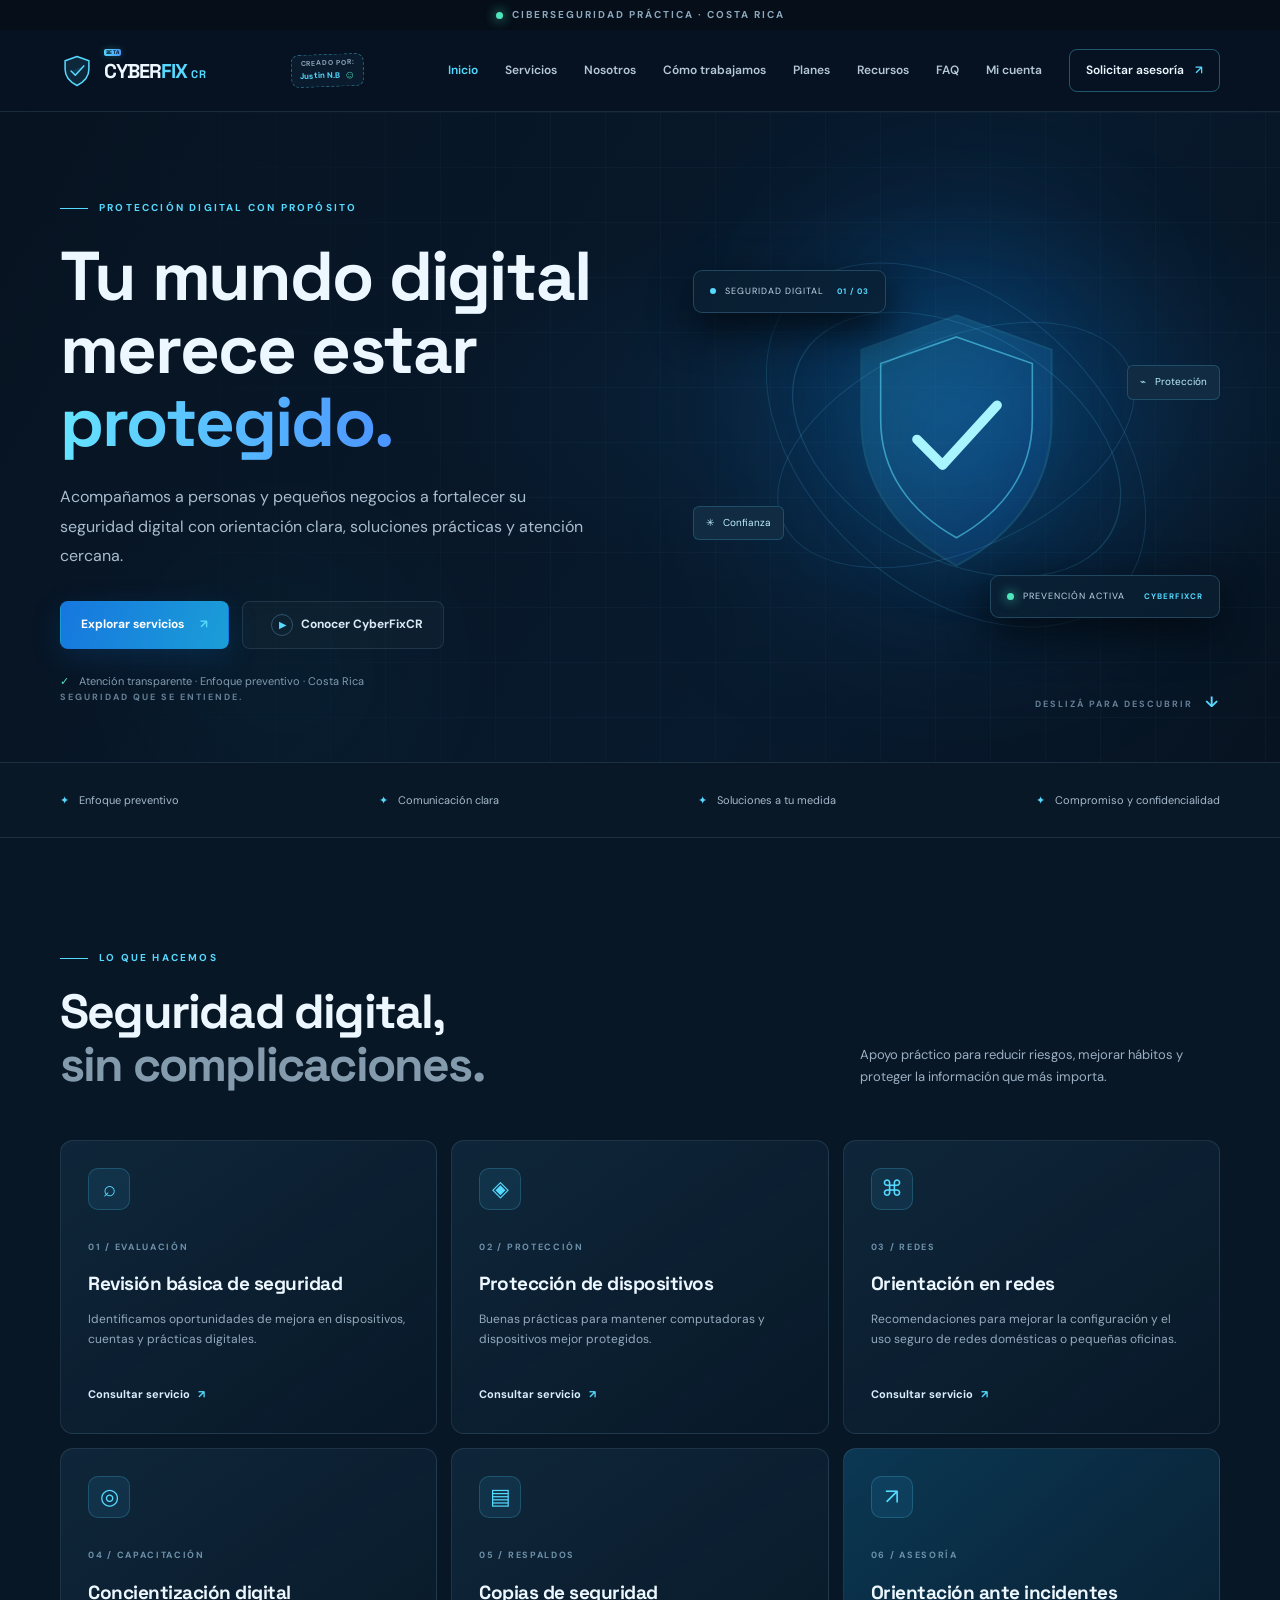
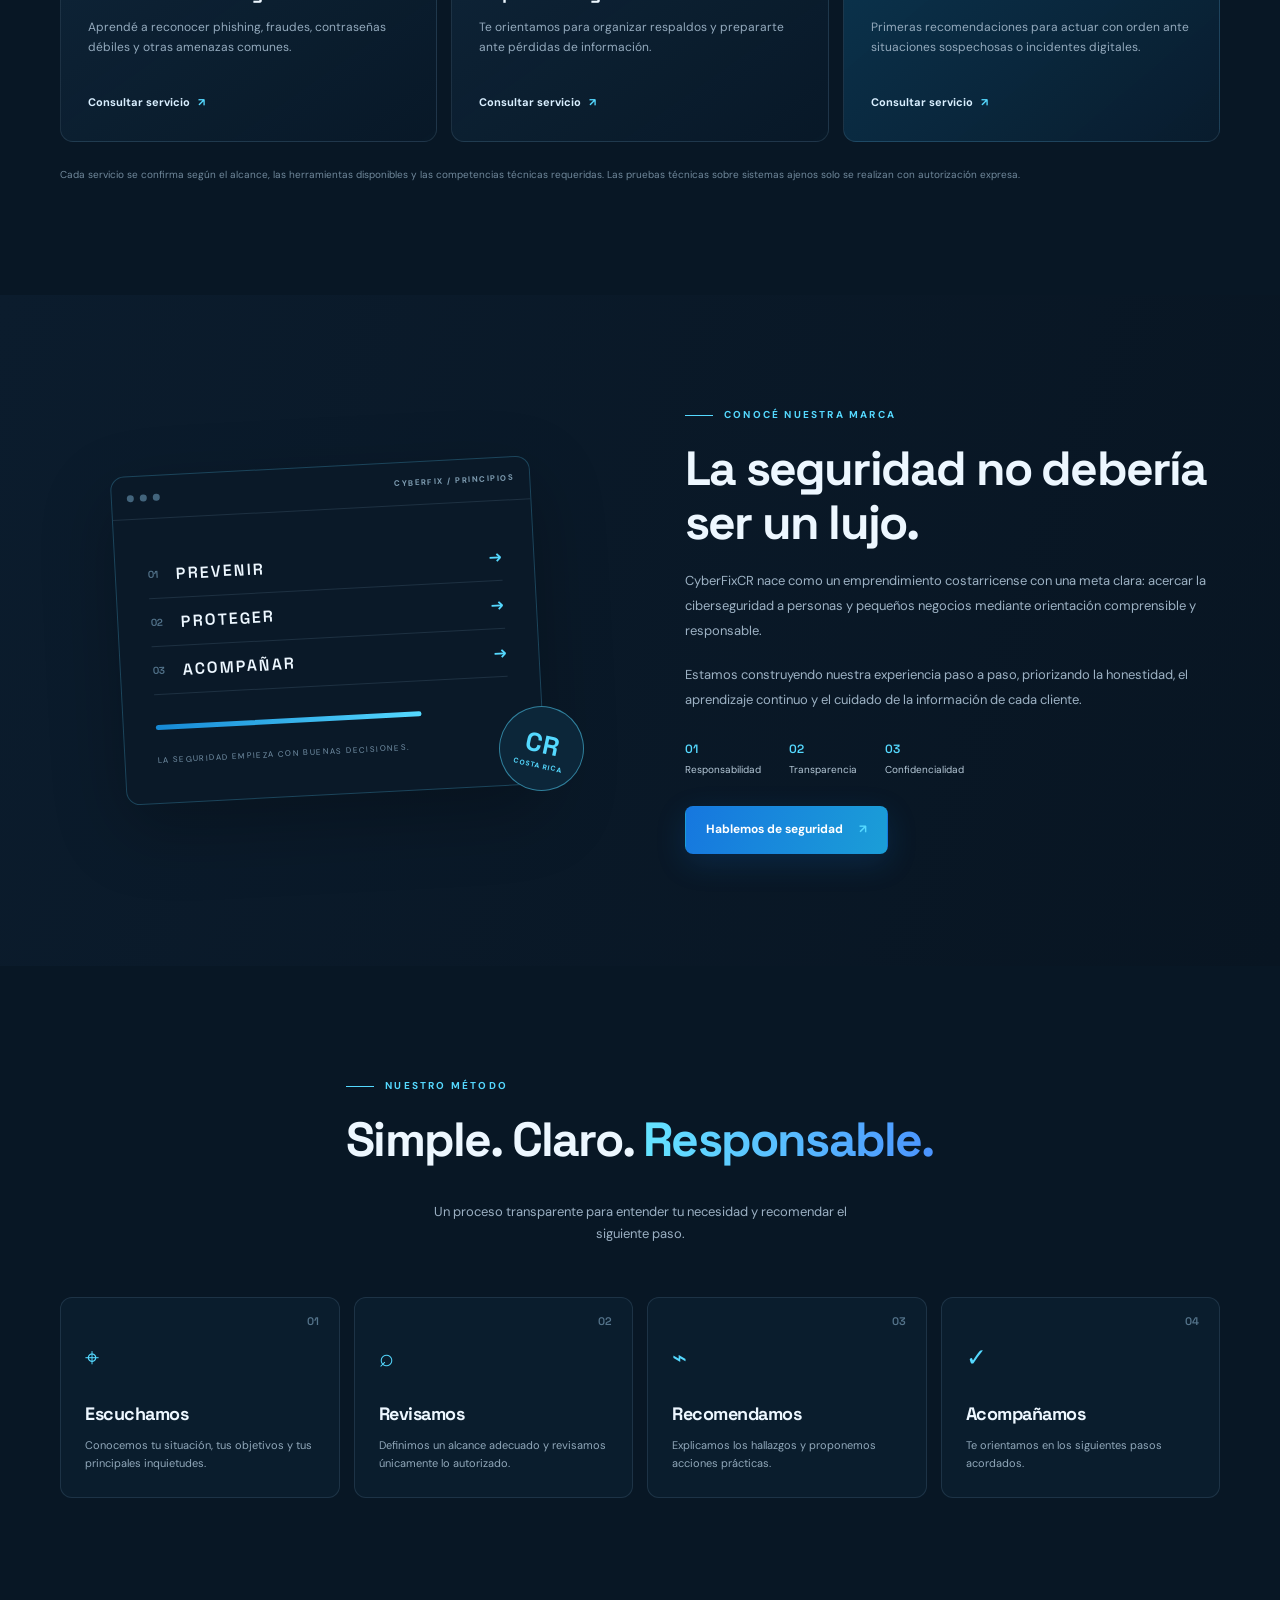
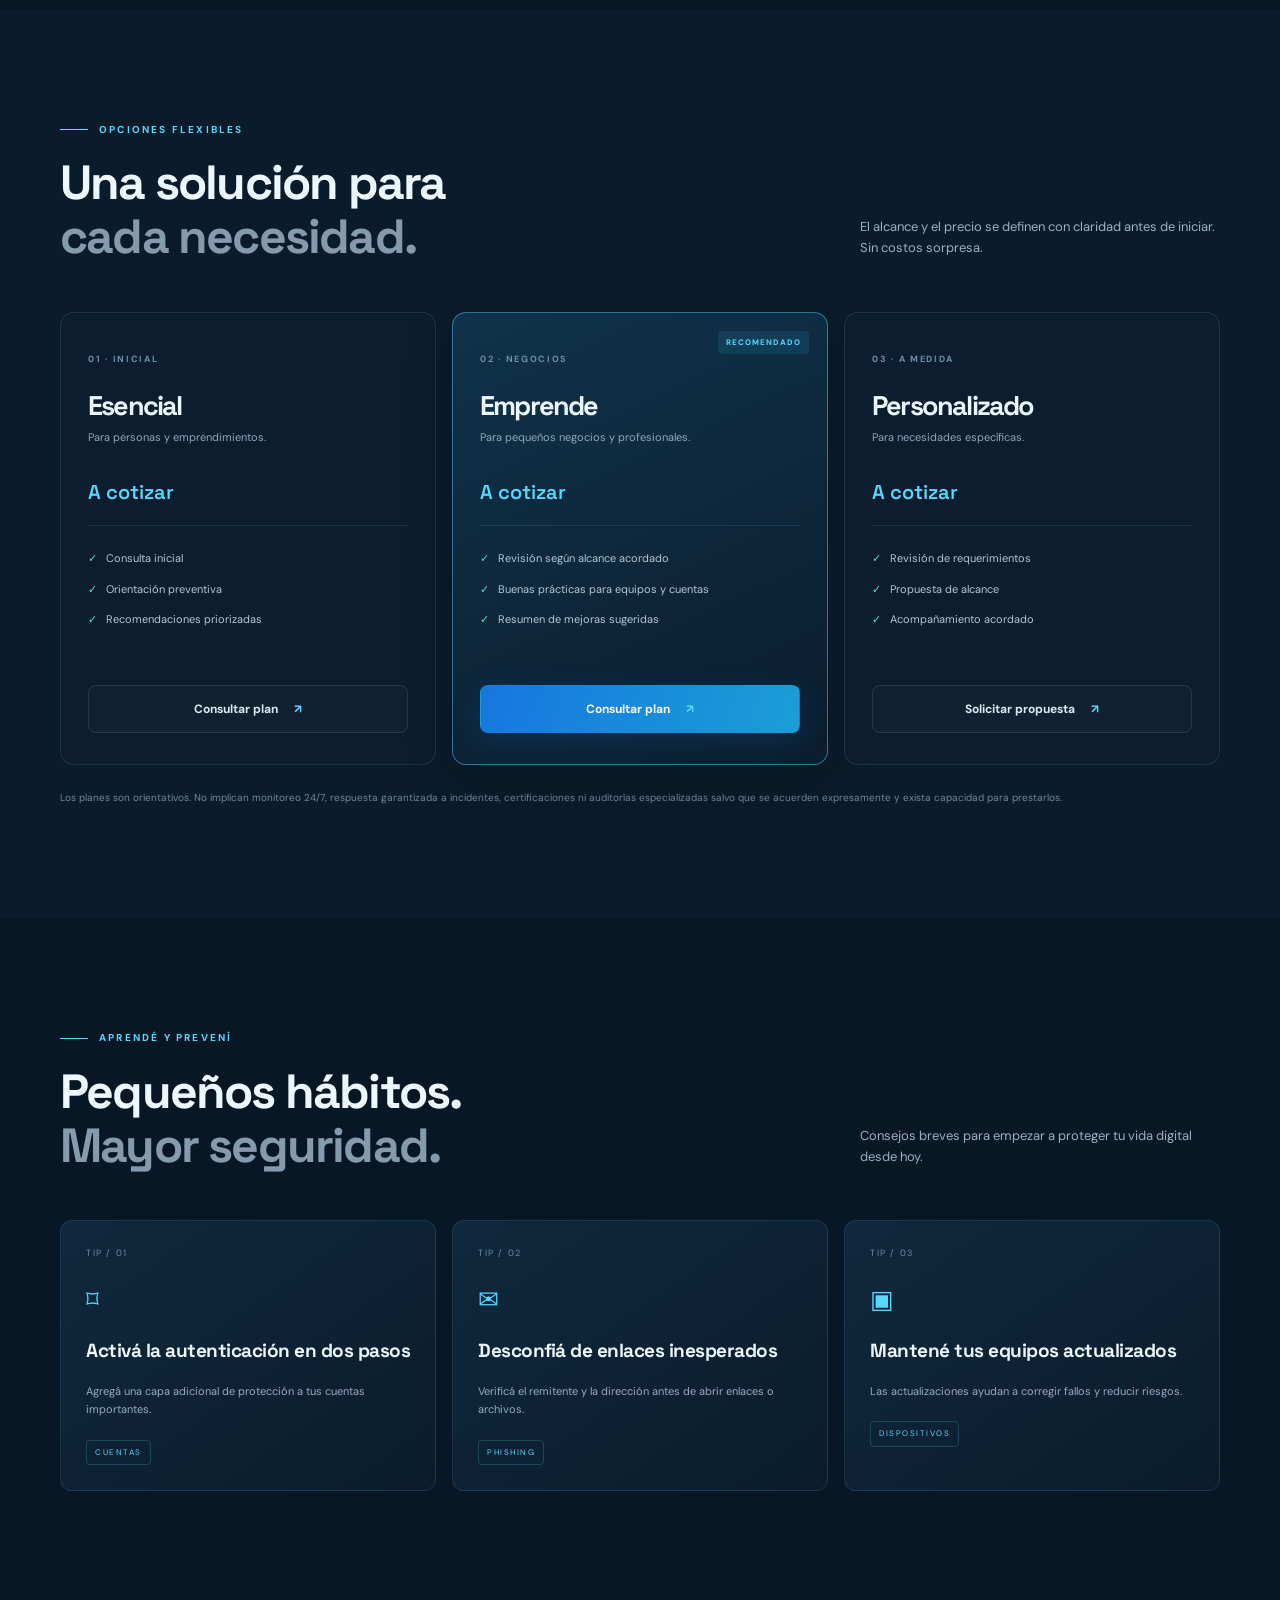
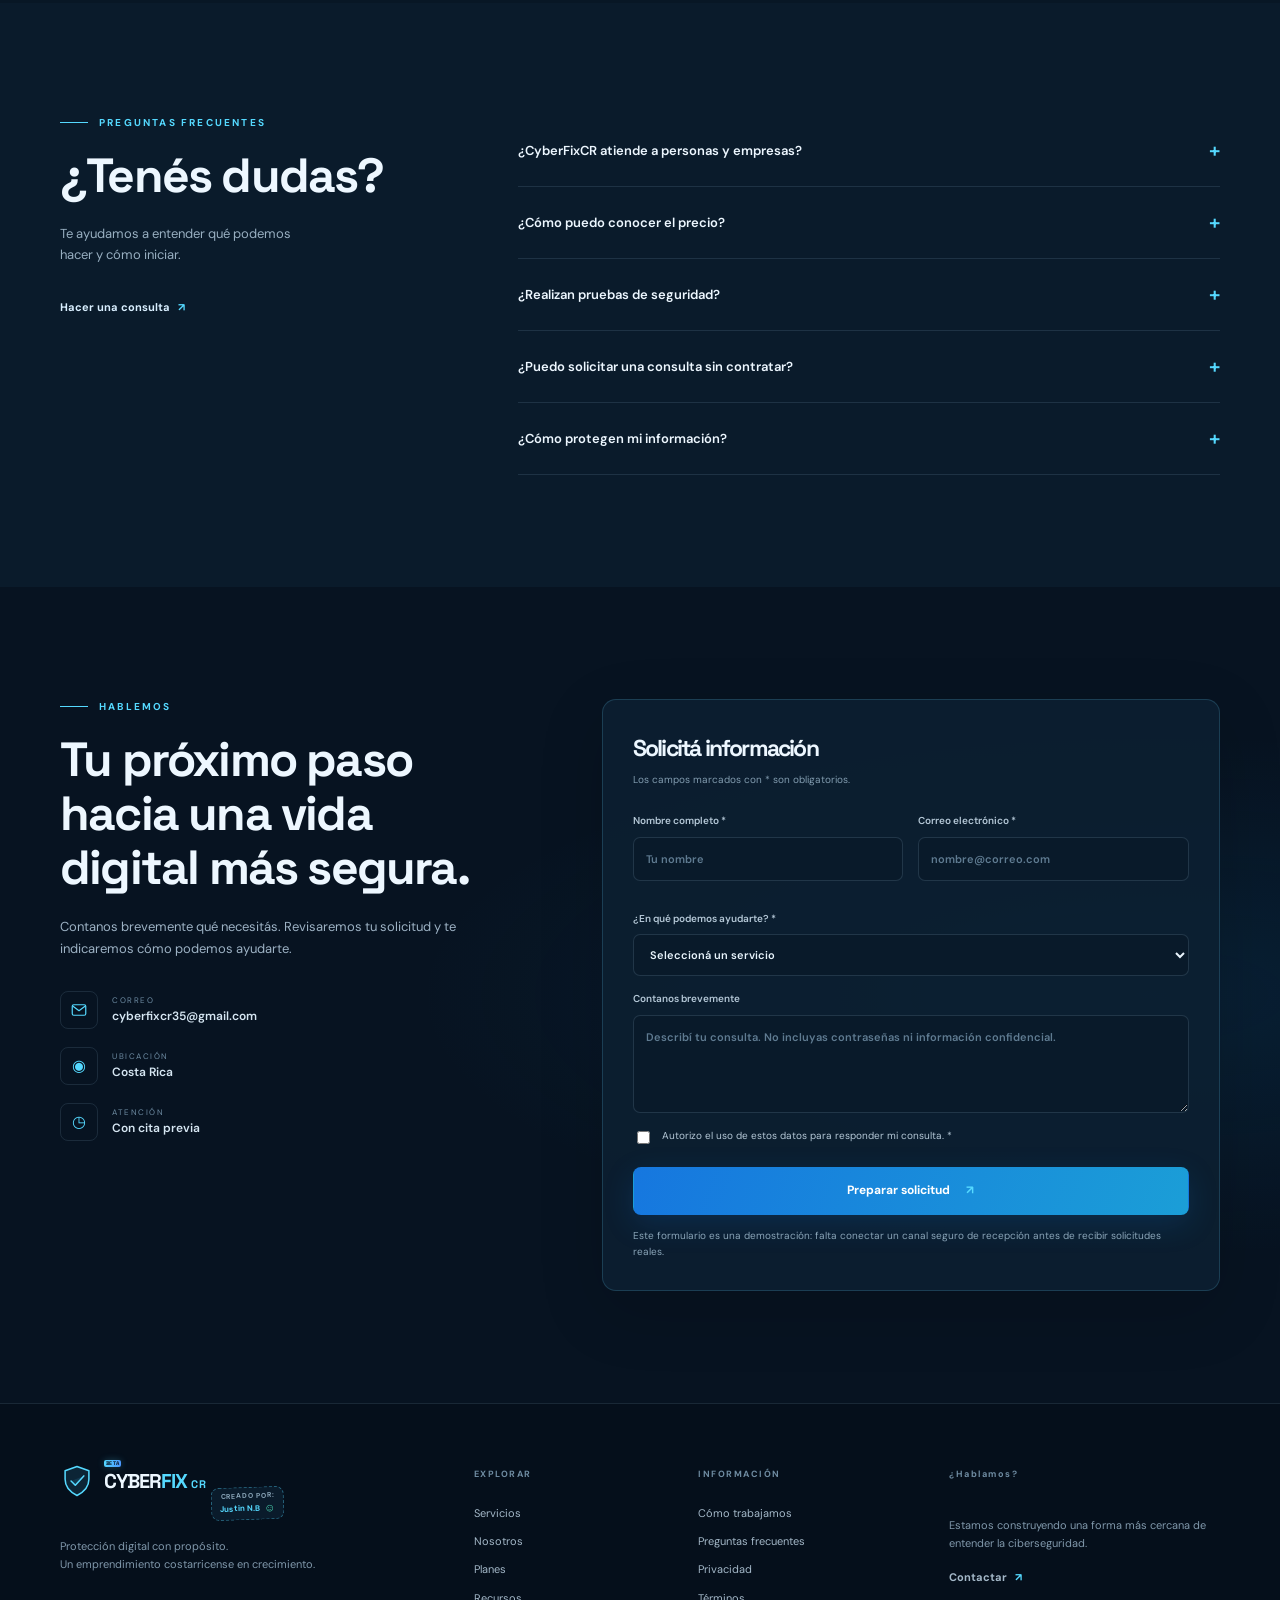
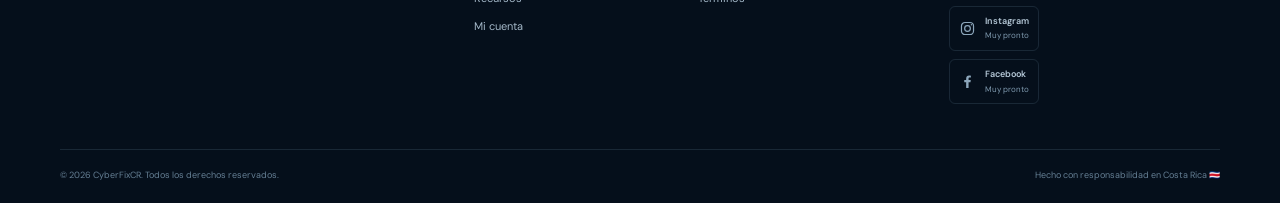
<file: index.html>
<!doctype html>
<html lang="es">
<head>
  <meta charset="utf-8">
  <meta name="viewport" content="width=device-width, initial-scale=1">
  <meta name="theme-color" content="#071321">
  <meta name="description" content="CyberFixCR: orientación y soluciones prácticas de ciberseguridad para personas, profesionales y pequeños negocios en Costa Rica.">
  <meta property="og:title" content="CyberFixCR | Protección digital">
  <meta property="og:description" content="Tu mundo digital merece estar protegido.">
  <meta property="og:type" content="website">
  <meta property="og:url" content="https://cyberfixcr.github.io/">
  <link rel="canonical" href="https://cyberfixcr.github.io/">
  <title>CyberFixCR | Tu seguridad digital, nuestra prioridad</title>
  <link rel="icon" href="favicon.svg" type="image/svg+xml">
  <link rel="preconnect" href="https://fonts.googleapis.com">
  <link rel="preconnect" href="https://fonts.gstatic.com" crossorigin>
  <link href="https://fonts.googleapis.com/css2?family=DM+Sans:wght@400;500;600;700&family=Space+Grotesk:wght@500;600;700&display=swap" rel="stylesheet">
  <link rel="stylesheet" href="styles.css?v=20261117-creator">
</head>
<body>
  <div class="brand-intro" id="brand-intro" role="status" aria-live="polite">
    <div class="brand-intro-glow brand-intro-glow-a"></div>
    <div class="brand-intro-glow brand-intro-glow-b"></div>
    <div class="brand-intro-panel">
      <div class="brand-intro-kicker"><span></span> CYBERFIXCR · COSTA RICA</div>
      <p class="brand-intro-label">POWERED BY</p>
      <div class="brand-intro-stack">
        <div class="brand-intro-logo brand-intro-github">
          <span class="brand-intro-icon" aria-hidden="true"><img src="github-invertocat.svg" alt=""></span>
          <span>GitHub</span>
        </div>
        <span class="brand-intro-amp" aria-label="y">&amp;</span>
        <div class="brand-intro-logo brand-intro-supabase">
          <span class="brand-intro-icon" aria-hidden="true"><svg viewBox="0 0 32 32"><path d="M18 4 7 18h8l-1 10 11-15h-8l1-9Z"/></svg></span>
          <span>Supabase</span>
        </div>
      </div>
      <div class="brand-intro-rule"><span></span></div>
      <p class="brand-intro-tagline">Protección digital con propósito.</p>
      <button class="brand-intro-skip" type="button">Saltar intro <span aria-hidden="true">↗</span></button>
    </div>
    <div class="brand-intro-corners" aria-hidden="true"><span>SECURE CONNECTION</span><span>01 — CYBERFIXCR</span></div>
  </div>
  <a class="skip-link" href="#contenido">Saltar al contenido</a>
  <div class="topline"><span class="pulse"></span> CIBERSEGURIDAD PRÁCTICA · COSTA RICA</div>
  <header class="site-header" id="top">
    <div class="container nav-wrap">
      <a class="brand" href="#inicio" aria-label="CyberFixCR, inicio">
        <span class="brand-mark" aria-hidden="true"><svg viewBox="0 0 40 40"><path d="M20 3 34 8v10c0 9-5.8 15-14 19C11.8 33 6 27 6 18V8l14-5Z"/><path d="m13 20 5 5 10-11"/></svg></span>
        <span class="brand-lockup"><span class="brand-name"><span class="brand-beta" aria-hidden="true">BETA</span>CYBER<span class="accent">FIX</span></span><small>CR</small></span>
      </a>
      <span class="creator-seal"><span>CREADO POR:</span><span class="creator-seal-name"><strong>Justin N.B</strong><span aria-hidden="true">☺</span></span></span>
      <button class="menu-toggle" aria-label="Abrir menú" aria-expanded="false" aria-controls="main-nav"><span></span><span></span><span></span></button>
      <nav id="main-nav" class="main-nav" aria-label="Navegación principal">
        <a href="#inicio" class="nav-link active">Inicio</a>
        <a href="#servicios" class="nav-link">Servicios</a>
        <a href="#nosotros" class="nav-link">Nosotros</a>
        <a href="#proceso" class="nav-link">Cómo trabajamos</a>
        <a href="#planes" class="nav-link">Planes</a>
        <a href="#recursos" class="nav-link">Recursos</a>
        <a href="#faq" class="nav-link">FAQ</a>
        <a href="portal.html" class="nav-link">Mi cuenta</a>
        <a href="#contacto" class="nav-link nav-cta">Solicitar asesoría <span>↗</span></a>
      </nav>
    </div>
  </header>

  <main id="contenido">
    <section class="hero section" id="inicio">
      <div class="hero-grid"></div><div class="orb orb-one"></div><div class="orb orb-two"></div>
      <div class="container hero-layout">
        <div class="hero-copy reveal">
          <div class="eyebrow"><span class="eyebrow-line"></span> PROTECCIÓN DIGITAL CON PROPÓSITO</div>
          <h1>Tu mundo digital<br>merece estar <span class="gradient-text">protegido.</span></h1>
          <p class="hero-lead">Acompañamos a personas y pequeños negocios a fortalecer su seguridad digital con orientación clara, soluciones prácticas y atención cercana.</p>
          <div class="hero-actions">
            <a class="btn btn-primary" href="#servicios">Explorar servicios <span>↗</span></a>
            <a class="btn btn-ghost" href="#nosotros"><span class="play-icon">▶</span> Conocer CyberFixCR</a>
          </div>
          <div class="hero-note"><span class="check-dot">✓</span> Atención transparente · Enfoque preventivo · Costa Rica</div>
        </div>
        <div class="hero-visual reveal" aria-label="Ilustración abstracta de protección digital">
          <div class="visual-glow"></div>
          <div class="orbit orbit-a"></div><div class="orbit orbit-b"></div>
          <div class="visual-card card-top"><span class="mini-dot"></span> SEGURIDAD DIGITAL <b>01 / 03</b></div>
          <div class="shield-wrap">
            <svg class="big-shield" viewBox="0 0 220 250" role="img" aria-label="Escudo digital"><defs><linearGradient id="shieldGradient" x1="0" y1="0" x2="1" y2="1"><stop offset="0" stop-color="#48ddff"/><stop offset="1" stop-color="#1766e8"/></linearGradient></defs><path d="M110 8 199 40v66c0 62-36 108-89 136C57 214 21 168 21 106V40L110 8Z" fill="url(#shieldGradient)" opacity=".16" stroke="#56dfff" stroke-width="2"/><path d="M110 28 181 53v52c0 50-28 87-71 111-43-24-71-61-71-111V53l71-25Z" fill="none" stroke="#5ce2ff" stroke-width="1.5" opacity=".55"/><path d="m73 124 24 24 51-56" fill="none" stroke="#a8f4ff" stroke-width="9" stroke-linecap="round" stroke-linejoin="round"/></svg>
            <span class="shield-ring"></span>
          </div>
          <div class="visual-card card-bottom"><span class="status-led"></span><span>PREVENCIÓN ACTIVA</span><b>CYBERFIXCR</b></div>
          <span class="float-chip chip-one">⌁ &nbsp; Protección</span><span class="float-chip chip-two">✳ &nbsp; Confianza</span>
        </div>
      </div>
      <div class="container hero-bottom"><span>SEGURIDAD QUE SE ENTIENDE.</span><span class="scroll-cue">DESLIZÁ PARA DESCUBRIR <b>↓</b></span></div>
    </section>

    <section class="trust-strip"><div class="container trust-items"><span><i>✦</i> Enfoque preventivo</span><span><i>✦</i> Comunicación clara</span><span><i>✦</i> Soluciones a tu medida</span><span><i>✦</i> Compromiso y confidencialidad</span></div></section>

    <section class="section services-section" id="servicios">
      <div class="container">
        <div class="section-heading reveal"><div><div class="eyebrow"><span class="eyebrow-line"></span> LO QUE HACEMOS</div><h2>Seguridad digital,<br><span class="muted-heading">sin complicaciones.</span></h2></div><p>Apoyo práctico para reducir riesgos, mejorar hábitos y proteger la información que más importa.</p></div>
        <div class="services-grid">
          <article class="service-card reveal"><div class="service-icon">⌕</div><span class="card-index">01 / EVALUACIÓN</span><h3>Revisión básica de seguridad</h3><p>Identificamos oportunidades de mejora en dispositivos, cuentas y prácticas digitales.</p><a href="#contacto" class="text-link" data-service="Revisión básica de seguridad">Consultar servicio <span>↗</span></a></article>
          <article class="service-card reveal"><div class="service-icon">◈</div><span class="card-index">02 / PROTECCIÓN</span><h3>Protección de dispositivos</h3><p>Buenas prácticas para mantener computadoras y dispositivos mejor protegidos.</p><a href="#contacto" class="text-link" data-service="Protección de dispositivos">Consultar servicio <span>↗</span></a></article>
          <article class="service-card reveal"><div class="service-icon">⌘</div><span class="card-index">03 / REDES</span><h3>Orientación en redes</h3><p>Recomendaciones para mejorar la configuración y el uso seguro de redes domésticas o pequeñas oficinas.</p><a href="#contacto" class="text-link" data-service="Orientación en redes">Consultar servicio <span>↗</span></a></article>
          <article class="service-card reveal"><div class="service-icon">◎</div><span class="card-index">04 / CAPACITACIÓN</span><h3>Concientización digital</h3><p>Aprendé a reconocer phishing, fraudes, contraseñas débiles y otras amenazas comunes.</p><a href="#contacto" class="text-link" data-service="Concientización digital">Consultar servicio <span>↗</span></a></article>
          <article class="service-card reveal"><div class="service-icon">▤</div><span class="card-index">05 / RESPALDOS</span><h3>Copias de seguridad</h3><p>Te orientamos para organizar respaldos y prepararte ante pérdidas de información.</p><a href="#contacto" class="text-link" data-service="Copias de seguridad">Consultar servicio <span>↗</span></a></article>
          <article class="service-card service-card-featured reveal"><div class="service-icon">↗</div><span class="card-index">06 / ASESORÍA</span><h3>Orientación ante incidentes</h3><p>Primeras recomendaciones para actuar con orden ante situaciones sospechosas o incidentes digitales.</p><a href="#contacto" class="text-link" data-service="Orientación ante incidentes">Consultar servicio <span>↗</span></a></article>
        </div>
        <p class="section-footnote">Cada servicio se confirma según el alcance, las herramientas disponibles y las competencias técnicas requeridas. Las pruebas técnicas sobre sistemas ajenos solo se realizan con autorización expresa.</p>
      </div>
    </section>

    <section class="section about-section" id="nosotros">
      <div class="container about-layout">
        <div class="about-art reveal"><div class="about-panel"><div class="panel-top"><span></span><span></span><span></span><b>CYBERFIX / PRINCIPIOS</b></div><div class="panel-code"><p><em>01</em> <span>PREVENIR</span> <b>→</b></p><p><em>02</em> <span>PROTEGER</span> <b>→</b></p><p><em>03</em> <span>ACOMPAÑAR</span> <b>→</b></p><div class="code-line"></div><small>LA SEGURIDAD EMPIEZA CON BUENAS DECISIONES.</small></div></div><div class="about-stamp">CR<br><small>COSTA RICA</small></div></div>
        <div class="about-copy reveal"><div class="eyebrow"><span class="eyebrow-line"></span> CONOCÉ NUESTRA MARCA</div><h2>La seguridad no debería ser un lujo.</h2><p>CyberFixCR nace como un emprendimiento costarricense con una meta clara: acercar la ciberseguridad a personas y pequeños negocios mediante orientación comprensible y responsable.</p><p>Estamos construyendo nuestra experiencia paso a paso, priorizando la honestidad, el aprendizaje continuo y el cuidado de la información de cada cliente.</p><div class="values-row"><div><b>01</b><span>Responsabilidad</span></div><div><b>02</b><span>Transparencia</span></div><div><b>03</b><span>Confidencialidad</span></div></div><a href="#contacto" class="btn btn-primary">Hablemos de seguridad <span>↗</span></a></div>
      </div>
    </section>

    <section class="section process-section" id="proceso">
      <div class="container"><div class="section-heading centered reveal"><div><div class="eyebrow"><span class="eyebrow-line"></span> NUESTRO MÉTODO</div><h2>Simple. Claro. <span class="gradient-text">Responsable.</span></h2></div><p>Un proceso transparente para entender tu necesidad y recomendar el siguiente paso.</p></div>
        <div class="process-grid"><article class="process-step reveal"><span>01</span><div class="process-symbol">⌖</div><h3>Escuchamos</h3><p>Conocemos tu situación, tus objetivos y tus principales inquietudes.</p></article><article class="process-step reveal"><span>02</span><div class="process-symbol">⌕</div><h3>Revisamos</h3><p>Definimos un alcance adecuado y revisamos únicamente lo autorizado.</p></article><article class="process-step reveal"><span>03</span><div class="process-symbol">⌁</div><h3>Recomendamos</h3><p>Explicamos los hallazgos y proponemos acciones prácticas.</p></article><article class="process-step reveal"><span>04</span><div class="process-symbol">✓</div><h3>Acompañamos</h3><p>Te orientamos en los siguientes pasos acordados.</p></article></div>
      </div>
    </section>

    <section class="section plans-section" id="planes">
      <div class="container"><div class="section-heading reveal"><div><div class="eyebrow"><span class="eyebrow-line"></span> OPCIONES FLEXIBLES</div><h2>Una solución para<br><span class="muted-heading">cada necesidad.</span></h2></div><p>El alcance y el precio se definen con claridad antes de iniciar. Sin costos sorpresa.</p></div>
        <div class="plans-grid"><article class="plan-card reveal"><span class="plan-label">01 · INICIAL</span><h3>Esencial</h3><p class="plan-for">Para personas y emprendimientos.</p><div class="plan-price">A cotizar</div><ul><li>Consulta inicial</li><li>Orientación preventiva</li><li>Recomendaciones priorizadas</li></ul><a href="#contacto" class="btn btn-outline" data-plan="Esencial">Consultar plan <span>↗</span></a></article>
          <article class="plan-card plan-popular reveal"><div class="popular-tag">RECOMENDADO</div><span class="plan-label">02 · NEGOCIOS</span><h3>Emprende</h3><p class="plan-for">Para pequeños negocios y profesionales.</p><div class="plan-price">A cotizar</div><ul><li>Revisión según alcance acordado</li><li>Buenas prácticas para equipos y cuentas</li><li>Resumen de mejoras sugeridas</li></ul><a href="#contacto" class="btn btn-primary" data-plan="Emprende">Consultar plan <span>↗</span></a></article>
          <article class="plan-card reveal"><span class="plan-label">03 · A MEDIDA</span><h3>Personalizado</h3><p class="plan-for">Para necesidades específicas.</p><div class="plan-price">A cotizar</div><ul><li>Revisión de requerimientos</li><li>Propuesta de alcance</li><li>Acompañamiento acordado</li></ul><a href="#contacto" class="btn btn-outline" data-plan="Personalizado">Solicitar propuesta <span>↗</span></a></article></div>
        <p class="section-footnote">Los planes son orientativos. No implican monitoreo 24/7, respuesta garantizada a incidentes, certificaciones ni auditorías especializadas salvo que se acuerden expresamente y exista capacidad para prestarlos.</p>
      </div>
    </section>

    <section class="section resources-section" id="recursos">
      <div class="container"><div class="section-heading reveal"><div><div class="eyebrow"><span class="eyebrow-line"></span> APRENDÉ Y PREVENÍ</div><h2>Pequeños hábitos.<br><span class="muted-heading">Mayor seguridad.</span></h2></div><p>Consejos breves para empezar a proteger tu vida digital desde hoy.</p></div>
        <div class="resources-grid"><article class="resource-card reveal"><div class="resource-number">TIP / 01</div><div class="resource-icon">⌑</div><h3>Activá la autenticación en dos pasos</h3><p>Agregá una capa adicional de protección a tus cuentas importantes.</p><span class="resource-tag">CUENTAS</span></article><article class="resource-card reveal"><div class="resource-number">TIP / 02</div><div class="resource-icon">✉</div><h3>Desconfiá de enlaces inesperados</h3><p>Verificá el remitente y la dirección antes de abrir enlaces o archivos.</p><span class="resource-tag">PHISHING</span></article><article class="resource-card reveal"><div class="resource-number">TIP / 03</div><div class="resource-icon">▣</div><h3>Mantené tus equipos actualizados</h3><p>Las actualizaciones ayudan a corregir fallos y reducir riesgos.</p><span class="resource-tag">DISPOSITIVOS</span></article></div>
      </div>
    </section>

    <section class="faq-section section" id="faq"><div class="container faq-layout"><div class="faq-intro reveal"><div class="eyebrow"><span class="eyebrow-line"></span> PREGUNTAS FRECUENTES</div><h2>¿Tenés dudas?</h2><p>Te ayudamos a entender qué podemos hacer y cómo iniciar.</p><a href="#contacto" class="text-link">Hacer una consulta <span>↗</span></a></div><div class="faq-list reveal">
      <details><summary>¿CyberFixCR atiende a personas y empresas?<span>+</span></summary><p>Sí. El enfoque inicial está dirigido a personas, profesionales independientes y pequeños negocios en Costa Rica.</p></details>
      <details><summary>¿Cómo puedo conocer el precio?<span>+</span></summary><p>Contanos qué necesitás. Revisaremos el alcance y te enviaremos una propuesta antes de iniciar cualquier trabajo.</p></details>
      <details><summary>¿Realizan pruebas de seguridad?<span>+</span></summary><p>Cualquier prueba técnica requiere autorización expresa del propietario, alcance definido y capacidad técnica adecuada. No se realizan pruebas sobre sistemas de terceros sin permiso.</p></details>
      <details><summary>¿Puedo solicitar una consulta sin contratar?<span>+</span></summary><p>Podés enviarnos tu consulta inicial para conocer si podemos ayudarte y cuál sería el siguiente paso.</p></details>
      <details><summary>¿Cómo protegen mi información?<span>+</span></summary><p>La información compartida debe limitarse a lo necesario. No envíes contraseñas, códigos de verificación ni datos sensibles mediante el formulario.</p></details>
    </div></div></section>

    <section class="contact-section section" id="contacto">
      <div class="container contact-layout">
        <div class="contact-copy reveal">
          <div class="eyebrow"><span class="eyebrow-line"></span> HABLEMOS</div>
          <h2>Tu próximo paso hacia una vida digital más segura.</h2>
          <p>Contanos brevemente qué necesitás. Revisaremos tu solicitud y te indicaremos cómo podemos ayudarte.</p>
          <div class="contact-detail">
            <span aria-hidden="true"><svg viewBox="0 0 24 24"><rect x="3" y="5" width="18" height="14" rx="2"/><path d="m4 7 8 6 8-6"/></svg></span>
            <div><small>CORREO</small><b><a href="https://mail.google.com/mail/?view=cm&amp;fs=1&amp;to=cyberfixcr35%40gmail.com&amp;su=Consulta%20CyberFixCR" target="_blank" rel="noopener noreferrer">cyberfixcr35@gmail.com</a></b></div>
          </div>
          <div class="contact-detail"><span>◉</span><div><small>UBICACIÓN</small><b>Costa Rica</b></div></div>
          <div class="contact-detail"><span>◷</span><div><small>ATENCIÓN</small><b>Con cita previa</b></div></div>
        </div>
      <form class="contact-form reveal" id="contact-form" novalidate><div class="form-heading"><h3>Solicitá información</h3><p>Los campos marcados con * son obligatorios.</p></div><div class="form-row"><label>Nombre completo *<input name="name" autocomplete="name" required minlength="2" placeholder="Tu nombre"></label><label>Correo electrónico *<input name="email" type="email" autocomplete="email" required placeholder="nombre@correo.com"></label></div><label>¿En qué podemos ayudarte? *<select name="service" required><option value="">Seleccioná un servicio</option><option>Revisión básica de seguridad</option><option>Protección de dispositivos</option><option>Orientación en redes</option><option>Concientización digital</option><option>Copias de seguridad</option><option>Orientación ante incidentes</option><option>Consulta general</option></select></label><label>Contanos brevemente <textarea name="message" rows="4" maxlength="1200" placeholder="Describí tu consulta. No incluyas contraseñas ni información confidencial."></textarea></label><label class="consent"><input type="checkbox" required name="consent"><span>Autorizo el uso de estos datos para responder mi consulta. *</span></label><button class="btn btn-primary form-submit" type="submit">Preparar solicitud <span>↗</span></button><p class="form-status" id="form-status" role="status" aria-live="polite">Este formulario es una demostración: falta conectar un canal seguro de recepción antes de recibir solicitudes reales.</p></form>
    </div></section>
  </main>

  <footer class="site-footer">
    <div class="container">
      <div class="footer-main">
        <div class="footer-brand">
          <a class="brand" href="#inicio">
            <span class="brand-mark"><svg viewBox="0 0 40 40"><path d="M20 3 34 8v10c0 9-5.8 15-14 19C11.8 33 6 27 6 18V8l14-5Z"/><path d="m13 20 5 5 10-11"/></svg></span>
            <span class="brand-lockup"><span class="brand-name"><span class="brand-beta" aria-hidden="true">BETA</span>CYBER<span class="accent">FIX</span></span><small>CR</small></span>
          </a>
          <span class="creator-seal"><span>CREADO POR:</span><span class="creator-seal-name"><strong>Justin N.B</strong><span aria-hidden="true">☺</span></span></span>
          <p>Protección digital con propósito.<br>Un emprendimiento costarricense en crecimiento.</p>
        </div>
        <div><h4>EXPLORAR</h4><a href="#servicios">Servicios</a><a href="#nosotros">Nosotros</a><a href="#planes">Planes</a><a href="#recursos">Recursos</a><a href="portal.html">Mi cuenta</a></div>
        <div><h4>INFORMACIÓN</h4><a href="#proceso">Cómo trabajamos</a><a href="#faq">Preguntas frecuentes</a><a href="#privacidad">Privacidad</a><a href="#terminos">Términos</a></div>
        <div class="footer-cta">
          <h4>¿Hablamos?</h4>
          <p>Estamos construyendo una forma más cercana de entender la ciberseguridad.</p>
          <a href="#contacto" class="text-link">Contactar <span>↗</span></a>
          <div class="social-links" aria-label="Redes sociales">
            <div class="social-card">
              <svg viewBox="0 0 24 24" aria-hidden="true"><rect x="3.5" y="3.5" width="17" height="17" rx="5"/><circle cx="12" cy="12" r="4"/><circle class="social-dot" cx="17.5" cy="6.8" r="1"/></svg>
              <span><strong>Instagram</strong><small>Muy pronto</small></span>
            </div>
            <div class="social-card">
              <svg viewBox="0 0 24 24" aria-hidden="true"><path class="facebook-mark" d="M13.5 21v-8h2.7l.4-3h-3.1V8.1c0-.9.3-1.6 1.6-1.6h1.7V3.8c-.3 0-1.4-.1-2.6-.1-2.5 0-4.1 1.5-4.1 4.3V10H7.4v3h2.7v8z"/></svg>
              <span><strong>Facebook</strong><small>Muy pronto</small></span>
            </div>
          </div>
        </div>
      </div>
      <div class="footer-bottom"><span>© <span id="year"></span> CyberFixCR. Todos los derechos reservados.</span><span>Hecho con responsabilidad en Costa Rica 🇨🇷</span></div>
    </div>
  </footer>

  <dialog class="legal-dialog" id="legal-dialog"><div class="dialog-head"><b id="dialog-title">Información</b><button type="button" class="dialog-close" aria-label="Cerrar">×</button></div><div class="dialog-content" id="dialog-content"></div></dialog>
  <button class="back-top" id="back-top" aria-label="Volver arriba">↑</button>
  <script src="script.js"></script>
</body>
</html>
</file>
<file: styles.css>
@import url('https://fonts.googleapis.com/css2?family=DM+Sans:wght@400;500;600;700&family=Space+Grotesk:wght@500;600;700&display=swap');
:root{--bg:#071321;--bg2:#0a1a2b;--panel:#0d2033;--panel2:#10283e;--line:rgba(151,190,220,.14);--text:#edf7ff;--muted:#9bb0c3;--cyan:#55d9ff;--blue:#2676ee;--max:1160px;--radius:20px}
*{box-sizing:border-box}html{scroll-behavior:smooth;scroll-padding-top:92px}body{margin:0;background:var(--bg);color:var(--text);font-family:'DM Sans',sans-serif;line-height:1.65;overflow-x:hidden}body.menu-open{overflow:hidden}a{color:inherit;text-decoration:none}button,input,textarea,select{font:inherit}.container{width:min(var(--max),calc(100% - 48px));margin-inline:auto}.topline{height:30px;display:flex;align-items:center;justify-content:center;gap:9px;background:#050e19;color:#8da7bc;font-size:10px;font-weight:700;letter-spacing:2px}.pulse,.status-led{width:7px;height:7px;border-radius:50%;background:#50e6bd;box-shadow:0 0 12px #50e6bd}.site-header{height:82px;position:sticky;top:0;z-index:50;background:rgba(7,19,33,.88);backdrop-filter:blur(18px);border-bottom:1px solid var(--line)}.nav-wrap{height:100%;display:flex;align-items:center;justify-content:space-between}.brand{display:inline-flex;align-items:center;gap:10px;font:700 20px 'Space Grotesk',sans-serif;letter-spacing:-1px}.brand-mark{width:34px;height:38px;display:grid;place-items:center}.brand-mark svg{width:100%;fill:rgba(66,198,255,.12);stroke:var(--cyan);stroke-width:1.8;stroke-linecap:round;stroke-linejoin:round}.brand .accent,.brand small{color:var(--cyan)}.brand-lockup{display:inline-flex;align-items:baseline;gap:2px}.brand-name{position:relative;display:inline-block}.brand-beta{position:absolute;left:0;top:-1.6em;padding:1px 2px;border-radius:2px;background:linear-gradient(100deg,#55d9ff,#4b94ff);color:#071321;font-size:.26em;font-weight:700;line-height:1;letter-spacing:.25px;box-shadow:0 0 7px rgba(85,217,255,.25)}.brand small{font-size:11px;margin-left:2px;letter-spacing:1px}.main-nav{display:flex;align-items:center;gap:27px}.nav-link{font-size:12px;color:#b6c8d8;font-weight:600;transition:.2s}.nav-link:hover,.nav-link.active{color:var(--cyan)}.nav-cta{padding:11px 16px;border:1px solid rgba(85,217,255,.35);border-radius:8px;color:var(--text)}.nav-cta span,.btn span,.text-link span{margin-left:8px;color:var(--cyan)}.menu-toggle{display:none;background:none;border:0;color:white}
.creator-seal{display:inline-flex;flex-direction:column;align-items:center;gap:2px;padding:4px 8px;border:1px dashed rgba(85,217,255,.38);border-radius:8px;background:rgba(13,32,51,.72);color:#8aa5b8;font-size:7px;font-weight:700;letter-spacing:.8px;line-height:1.15;white-space:nowrap;transform:rotate(-2deg)}.creator-seal-name{display:flex;align-items:center;gap:4px;font-size:8px;letter-spacing:.1px}.creator-seal-name strong{color:var(--cyan)}.creator-seal-name>span{color:#50e6bd;font-size:11px}.nav-link{font-size:12px;color:#b6c8d8;font-weight:600;transition:.2s}.nav-link:hover,.nav-link.active{color:var(--cyan)}.nav-cta{padding:11px 16px;border:1px solid rgba(85,217,255,.35);border-radius:8px;color:var(--text)}.nav-cta span,.btn span,.text-link span{margin-left:8px;color:var(--cyan)}.menu-toggle{display:none;background:none;border:0;color:white}
.section{padding:112px 0;position:relative}.hero{min-height:650px;padding:88px 0 28px;overflow:hidden;background:radial-gradient(ellipse at 75% 45%,rgba(17,91,151,.18),transparent 40%),linear-gradient(120deg,#071321,#081a2d 65%,#071321)}.hero-grid{position:absolute;inset:0;background-image:linear-gradient(rgba(95,167,210,.045) 1px,transparent 1px),linear-gradient(90deg,rgba(95,167,210,.045) 1px,transparent 1px);background-size:55px 55px;mask-image:linear-gradient(to right,transparent,black 45%,black)}.orb{position:absolute;border-radius:50%;filter:blur(90px);opacity:.18;pointer-events:none}.orb-one{width:260px;height:260px;background:#0878d7;right:15%;top:15%}.orb-two{width:180px;height:180px;background:#13c8dc;left:15%;bottom:0;opacity:.08}.hero-layout{position:relative;display:grid;grid-template-columns:1.05fr .95fr;align-items:center;gap:50px;min-height:480px}.eyebrow{display:flex;align-items:center;gap:11px;color:var(--cyan);font-size:10px;font-weight:700;letter-spacing:2.2px}.eyebrow-line{width:28px;height:1px;background:var(--cyan)}h1,h2,h3,p{margin-top:0}h1,h2,h3{font-family:'Space Grotesk',sans-serif;letter-spacing:-1.8px}h1{font-size:clamp(44px,5.4vw,70px);line-height:1.06;margin:23px 0}.gradient-text{background:linear-gradient(90deg,#65e4ff,#4b94ff);-webkit-background-clip:text;background-clip:text;color:transparent}.hero-lead{max-width:540px;color:#a9bdcf;font-size:16px;line-height:1.85}.hero-actions{display:flex;flex-wrap:wrap;gap:13px;margin:30px 0 23px}.btn{min-height:48px;padding:0 20px;display:inline-flex;align-items:center;justify-content:center;gap:8px;border-radius:8px;font-size:12px;font-weight:700;border:1px solid transparent;cursor:pointer;transition:transform .2s,box-shadow .2s,background .2s}.btn:hover{transform:translateY(-3px)}.btn-primary{background:linear-gradient(110deg,#1677df,#1b9ed7);color:#fff;box-shadow:0 9px 30px rgba(19,119,213,.18)}.btn-primary:hover{box-shadow:0 12px 35px rgba(35,166,232,.3)}.btn-ghost,.btn-outline{border-color:var(--line);color:#dceaf6;background:rgba(255,255,255,.025)}.play-icon{font-size:9px;color:var(--cyan);border:1px solid #31536c;border-radius:50%;width:22px;height:22px;display:grid;place-items:center}.hero-note{font-size:11px;color:#829caf}.check-dot{color:#56e3bd;margin-right:7px}.hero-visual{height:430px;position:relative;display:grid;place-items:center}.visual-glow{position:absolute;width:270px;height:270px;background:#0876ce;filter:blur(100px);opacity:.28}.orbit{position:absolute;border:1px solid rgba(88,200,255,.16);border-radius:50%;transform:rotate(-24deg)}.orbit-a{width:380px;height:210px}.orbit-b{width:440px;height:290px;transform:rotate(42deg)}.shield-wrap{position:relative;z-index:2;filter:drop-shadow(0 0 40px rgba(37,177,255,.3));animation:float 6s ease-in-out infinite}.big-shield{width:235px}.shield-ring{position:absolute;inset:24px -10px;border:1px solid rgba(89,218,255,.16);border-radius:50%;transform:rotate(30deg) scaleX(1.4);pointer-events:none}.visual-card{position:absolute;z-index:3;background:rgba(10,32,51,.8);border:1px solid rgba(116,204,241,.23);backdrop-filter:blur(12px);border-radius:9px;padding:13px 16px;font-size:9px;letter-spacing:1px;color:#c2d9e9;box-shadow:0 15px 40px #020a12}.visual-card b{color:var(--cyan);font-size:8px;margin-left:10px}.card-top{top:40px;left:0}.card-bottom{bottom:42px;right:0;display:flex;align-items:center;gap:9px}.card-bottom b{margin-left:10px}.mini-dot{display:inline-block;width:6px;height:6px;background:var(--cyan);border-radius:50%;margin-right:6px}.float-chip{position:absolute;padding:8px 12px;border-radius:6px;background:#102b42;border:1px solid rgba(85,217,255,.2);font-size:10px;color:#bdefff}.chip-one{top:135px;right:0}.chip-two{bottom:120px;left:0}.hero-bottom{position:relative;display:flex;justify-content:space-between;color:#658096;font-size:9px;letter-spacing:2px;font-weight:700}.scroll-cue b{color:var(--cyan);font-size:15px;margin-left:8px}
.trust-strip{border-block:1px solid var(--line);background:#091827}.trust-items{min-height:74px;display:flex;align-items:center;justify-content:space-between;gap:20px;color:#a6bacb;font-size:11px}.trust-items i{color:var(--cyan);font-style:normal;margin-right:7px}
.section-heading{display:flex;align-items:end;justify-content:space-between;gap:35px;margin-bottom:48px}.section-heading h2,.about-copy h2,.faq-intro h2,.contact-copy h2{font-size:clamp(34px,4vw,48px);line-height:1.12;margin:18px 0 0}.muted-heading{color:#849bae}.section-heading>p{max-width:360px;color:var(--muted);font-size:13px;margin-bottom:5px}.services-section{background:#081725}.services-grid{display:grid;grid-template-columns:repeat(3,1fr);gap:14px}.service-card{min-height:270px;padding:27px;border:1px solid var(--line);border-radius:13px;background:linear-gradient(145deg,rgba(17,43,65,.75),rgba(9,26,42,.65));transition:.25s;position:relative;overflow:hidden}.service-card:before{content:"";position:absolute;inset:0;background:radial-gradient(circle at 100% 0,rgba(41,163,222,.12),transparent 45%);opacity:0;transition:.25s}.service-card:hover{transform:translateY(-5px);border-color:rgba(85,217,255,.38)}.service-card:hover:before{opacity:1}.service-icon{width:42px;height:42px;border-radius:10px;background:rgba(49,174,231,.1);border:1px solid rgba(85,217,255,.2);display:grid;place-items:center;color:var(--cyan);font-size:22px;margin-bottom:22px}.card-index,.plan-label{font-size:9px;color:#6e91aa;letter-spacing:1.7px;font-weight:700}.service-card h3{font-size:19px;letter-spacing:-.5px;margin:10px 0}.service-card p{font-size:12px;color:#94aabd;min-height:58px}.text-link{display:inline-flex;align-items:center;color:#d9efff;font-size:11px;font-weight:700}.text-link:hover{color:var(--cyan)}.service-card-featured{background:linear-gradient(140deg,rgba(13,67,99,.75),rgba(9,29,47,.85))}.section-footnote{font-size:10px;color:#71899c;line-height:1.7;margin:24px 0 0}
.about-section{background:linear-gradient(110deg,#0b1c2d,#081522)}.about-layout{display:grid;grid-template-columns:1fr 1fr;gap:90px;align-items:center}.about-art{min-height:360px;display:grid;place-items:center;position:relative}.about-panel{width:min(100%,420px);background:#0a1928;border:1px solid rgba(82,199,243,.25);border-radius:14px;box-shadow:0 25px 70px rgba(0,0,0,.25);transform:rotate(-3deg);overflow:hidden}.panel-top{height:43px;border-bottom:1px solid var(--line);display:flex;align-items:center;gap:6px;padding:0 15px}.panel-top>span{width:7px;height:7px;border-radius:50%;background:#42647c}.panel-top b{font-size:8px;letter-spacing:1.5px;color:#7e9cb1;margin-left:auto}.panel-code{padding:32px}.panel-code p{display:flex;align-items:center;gap:18px;border-bottom:1px solid var(--line);padding:13px 0;margin:0;font:600 16px 'Space Grotesk'}.panel-code em{font-style:normal;color:#55768e;font-size:10px}.panel-code p span{letter-spacing:2px}.panel-code p b{color:var(--cyan);margin-left:auto}.code-line{height:5px;width:75%;border-radius:4px;background:linear-gradient(90deg,#1689d5,#55d9ff);margin:30px 0 15px}.panel-code small{color:#7592a8;font-size:8px;letter-spacing:1.4px}.about-stamp{position:absolute;right:2%;bottom:20px;width:85px;height:85px;border:1px solid rgba(85,217,255,.5);border-radius:50%;display:grid;place-content:center;text-align:center;color:var(--cyan);font:700 26px 'Space Grotesk';background:#0c2639;transform:rotate(12deg)}.about-stamp small{font:700 7px 'DM Sans';letter-spacing:1px}.about-copy>p{font-size:13px;color:#9db2c4;line-height:1.9;margin:20px 0}.values-row{display:flex;gap:28px;margin:28px 0}.values-row div{display:flex;flex-direction:column;gap:5px}.values-row b{color:var(--cyan);font:600 12px 'Space Grotesk'}.values-row span{font-size:10px;color:#b5c8d7}
.process-section{background:#081725}.centered{display:flex;flex-direction:column;align-items:center;text-align:center}.centered>p{max-width:460px}.process-grid{display:grid;grid-template-columns:repeat(4,1fr);gap:14px}.process-step{padding:24px;border:1px solid var(--line);border-radius:12px;background:rgba(13,34,53,.6);position:relative}.process-step>span{position:absolute;right:20px;top:16px;color:#55748b;font:600 11px 'Space Grotesk'}.process-symbol{font-size:25px;color:var(--cyan);margin:15px 0 20px}.process-step h3{font-size:18px;letter-spacing:-.5px;margin-bottom:8px}.process-step p{font-size:11px;color:#91a8ba;margin:0}
.plans-section{background:#0a1b2b}.plans-grid{display:grid;grid-template-columns:repeat(3,1fr);gap:16px;align-items:stretch}.plan-card{position:relative;padding:31px 27px;border:1px solid var(--line);border-radius:14px;background:#0b1d2e}.plan-popular{border-color:rgba(72,199,255,.5);background:linear-gradient(155deg,#10324a,#0b1d2e);box-shadow:0 15px 50px rgba(0,0,0,.16)}.popular-tag{position:absolute;right:18px;top:18px;background:rgba(45,175,226,.13);color:var(--cyan);padding:5px 8px;border-radius:4px;font-size:8px;letter-spacing:1px;font-weight:700}.plan-card h3{font-size:27px;margin:14px 0 0}.plan-for{font-size:11px;color:#91a8ba;min-height:28px}.plan-price{font:600 20px 'Space Grotesk';color:var(--cyan);margin:23px 0;border-bottom:1px solid var(--line);padding-bottom:20px}.plan-card ul{padding:0;list-style:none;min-height:120px}.plan-card li{font-size:11px;color:#b4c6d5;margin:12px 0}.plan-card li:before{content:"✓";color:#5de0c0;margin-right:9px}.plan-card .btn{width:100%}
.resources-section{background:#081725}.resources-grid{display:grid;grid-template-columns:repeat(3,1fr);gap:16px}.resource-card{padding:25px;border:1px solid var(--line);border-radius:12px;background:linear-gradient(145deg,#10283d,#0a1c2c);min-height:255px}.resource-number{font-size:9px;letter-spacing:1.6px;color:#6e8da4}.resource-icon{font-size:25px;color:var(--cyan);margin:18px 0}.resource-card h3{font-size:19px;line-height:1.3;letter-spacing:-.5px}.resource-card p{font-size:11px;color:#96adbf}.resource-tag{display:inline-block;color:var(--cyan);font-size:8px;letter-spacing:1.5px;border:1px solid rgba(85,217,255,.2);padding:5px 8px;border-radius:4px;margin-top:10px}
.faq-section{background:#0a1b2b}.faq-layout{display:grid;grid-template-columns:.7fr 1.3fr;gap:80px}.faq-intro p{font-size:13px;color:#98afc1;max-width:260px;margin:20px 0}.faq-intro .text-link{margin-top:12px}.faq-list details{border-bottom:1px solid var(--line);padding:19px 0}.faq-list summary{list-style:none;cursor:pointer;font-size:13px;font-weight:600;display:flex;align-items:center;justify-content:space-between;gap:15px}.faq-list summary::-webkit-details-marker{display:none}.faq-list summary span{font-size:20px;color:var(--cyan);transition:transform .2s}.faq-list details[open] summary span{transform:rotate(45deg)}.faq-list details p{font-size:12px;color:#9bb0c1;max-width:650px;margin:14px 35px 0 0}
.contact-section{background:radial-gradient(ellipse at 90% 50%,rgba(16,99,153,.16),transparent 45%),#071321}.contact-layout{display:grid;grid-template-columns:.85fr 1.15fr;gap:85px;align-items:start}.contact-copy h2{max-width:460px}.contact-copy>p{font-size:13px;color:#9db2c4;max-width:410px;margin:22px 0 32px}.contact-detail{display:flex;align-items:center;gap:14px;margin:18px 0}.contact-detail>span{width:38px;height:38px;display:grid;place-items:center;color:var(--cyan);border:1px solid var(--line);border-radius:8px}.contact-detail>span svg{width:18px;height:18px;fill:none;stroke:currentColor;stroke-width:1.6;stroke-linecap:round;stroke-linejoin:round}.contact-detail b a{color:inherit;transition:color .2s}.contact-detail b a:hover{color:var(--cyan)}.contact-detail div{display:flex;flex-direction:column}.contact-detail small{font-size:8px;letter-spacing:1.5px;color:#6e8ca3}.contact-detail b{font-size:12px;font-weight:600;color:#d6e6f2}.contact-form{padding:30px;border:1px solid rgba(95,191,229,.2);border-radius:14px;background:rgba(12,32,50,.85);box-shadow:0 20px 65px rgba(0,0,0,.15)}.form-heading h3{font-size:23px;margin-bottom:4px}.form-heading p{font-size:10px;color:#829caf}.contact-form label{display:flex;flex-direction:column;gap:7px;font-size:10px;color:#b5c8d7;font-weight:600;margin:15px 0}.form-row{display:grid;grid-template-columns:1fr 1fr;gap:15px}.contact-form input:not([type=checkbox]),.contact-form textarea,.contact-form select{width:100%;border:1px solid rgba(144,181,207,.18);border-radius:7px;background:#091a2a;color:#e8f4fc;padding:12px;font-size:11px;outline:none;transition:border .2s}.contact-form input:focus,.contact-form textarea:focus,.contact-form select:focus{border-color:#42bfe9}.contact-form input::placeholder,.contact-form textarea::placeholder{color:#5f7b91}.contact-form select option{background:#091a2a}.consent{flex-direction:row!important;align-items:flex-start;gap:9px!important;font-weight:400!important}.consent input{accent-color:#168fca;margin-top:3px}.form-submit{width:100%;margin-top:5px}.form-status{font-size:10px;color:#8aa5b8;line-height:1.6;margin:13px 0 0}.form-status.success{color:#66e0be}.form-status.error{color:#ffb27d}
.site-footer{background:#050f1b;border-top:1px solid var(--line);padding:58px 0 20px}.footer-main{display:grid;grid-template-columns:1.4fr .7fr .8fr 1fr;gap:35px;padding-bottom:45px}.footer-brand p,.footer-cta p{font-size:11px;color:#8098ab;margin-top:17px}.footer-main h4{font-size:9px;letter-spacing:1.5px;color:#6f8ca2;margin:5px 0 17px}.footer-main>div:not(:first-child){display:flex;flex-direction:column;align-items:flex-start}.footer-main>div>a:not(.brand){font-size:11px;color:#a4b8c8;margin:5px 0}.footer-main>div>a:hover{color:var(--cyan)}.footer-bottom{border-top:1px solid var(--line);padding-top:18px;display:flex;justify-content:space-between;gap:15px;color:#657f94;font-size:9px}.back-top{position:fixed;right:22px;bottom:22px;width:40px;height:40px;border:1px solid rgba(85,217,255,.35);border-radius:8px;background:#0d2a40;color:var(--cyan);font-size:20px;cursor:pointer;opacity:0;pointer-events:none;transform:translateY(10px);transition:.2s;z-index:30}.back-top.visible{opacity:1;pointer-events:auto;transform:translateY(0)}.skip-link{position:absolute;left:-999px;top:10px;background:#fff;color:#000;padding:10px;z-index:100}.skip-link:focus{left:10px}.legal-dialog{max-width:560px;width:calc(100% - 32px);border:1px solid rgba(85,217,255,.3);border-radius:14px;background:#0b1d2e;color:var(--text);padding:0;box-shadow:0 25px 90px #000}.legal-dialog::backdrop{background:rgba(0,0,0,.7);backdrop-filter:blur(5px)}.dialog-head{padding:18px 22px;border-bottom:1px solid var(--line);display:flex;justify-content:space-between}.dialog-close{border:0;background:none;color:var(--cyan);font-size:24px;cursor:pointer}.dialog-content{padding:22px;color:#a9bdcd;font-size:12px}.dialog-content h4{color:#edf7ff}
.reveal{opacity:0;transform:translateY(18px);transition:opacity .65s ease,transform .65s ease}.reveal.is-visible{opacity:1;transform:translateY(0)}@keyframes float{0%,100%{transform:translateY(0)}50%{transform:translateY(-13px)}}
@media(max-width:900px){.main-nav{gap:15px}.nav-link{font-size:11px}.hero-layout{gap:20px}.about-layout,.contact-layout{gap:45px}.footer-main{grid-template-columns:1.2fr .8fr .8fr}.footer-cta{grid-column:1/-1}.process-grid{grid-template-columns:repeat(2,1fr)}}
@media(max-width:700px){.container{width:min(100% - 34px,var(--max))}.site-header{height:70px}.menu-toggle{display:flex;flex-direction:column;gap:5px;padding:10px}.menu-toggle span{width:22px;height:2px;background:#d8effb;border-radius:2px}.main-nav{position:fixed;inset:100px 0 auto;background:#081827;border-bottom:1px solid var(--line);padding:20px 25px 25px;display:flex;flex-direction:column;align-items:stretch;gap:0;transform:translateY(-150%);opacity:0;pointer-events:none;transition:.25s}.main-nav.open{transform:translateY(0);opacity:1;pointer-events:auto}.nav-link{padding:13px 5px;border-bottom:1px solid var(--line);font-size:13px}.nav-cta{margin-top:12px;text-align:center;border:1px solid rgba(85,217,255,.35)}.hero{padding:65px 0 25px}.hero-layout{grid-template-columns:1fr;gap:5px}.hero-copy{position:relative;z-index:2}.hero-visual{height:320px;margin-top:5px}.big-shield{width:185px}.orbit-a{width:300px;height:170px}.orbit-b{width:340px;height:220px}.card-top{top:10px;left:0}.card-bottom{bottom:15px;right:0}.chip-one{top:80px;right:0}.chip-two{bottom:80px;left:0}.hero-bottom{font-size:8px}.trust-items{padding:20px 0;display:grid;grid-template-columns:1fr 1fr;gap:14px;font-size:10px}.section{padding:78px 0}.section-heading{display:block;margin-bottom:32px}.section-heading>p{margin-top:17px}.services-grid{grid-template-columns:1fr 1fr}.service-card{padding:20px;min-height:270px}.service-card h3{font-size:17px}.about-layout,.contact-layout,.faq-layout{grid-template-columns:1fr;gap:38px}.about-art{min-height:300px}.about-panel{max-width:370px}.about-stamp{right:5%;bottom:0}.about-copy h2,.contact-copy h2{font-size:39px}.plans-grid,.resources-grid{grid-template-columns:1fr}.plan-card ul{min-height:0}.plan-card{padding:25px}.faq-layout{gap:15px}.footer-main{grid-template-columns:1fr 1fr;gap:30px}.footer-brand,.footer-cta{grid-column:1/-1}.footer-bottom{flex-direction:column}.form-row{grid-template-columns:1fr;gap:0}.contact-form{padding:22px}.centered{align-items:flex-start;text-align:left}}
@media(max-width:420px){h1{font-size:43px}.services-grid{grid-template-columns:1fr}.service-card{min-height:235px}.service-card p{min-height:0}.hero-actions .btn{width:100%}.trust-items{grid-template-columns:1fr}.values-row{gap:17px}.values-row span{font-size:9px}}
.social-links{display:flex;flex-direction:column;gap:8px;margin-top:14px}.social-card{display:flex;align-items:center;gap:9px;border:1px solid var(--line);border-radius:6px;padding:7px 9px;color:#8da7bc}.social-card>svg{width:17px;height:17px;flex:none;fill:none;stroke:currentColor;stroke-width:1.7;stroke-linecap:round;stroke-linejoin:round}.social-card>span{display:flex;flex-direction:column;gap:1px}.social-card strong{font-size:9px;color:#b5c8d7;font-weight:600}.social-card small{font-size:8px;color:#7f9aaf}.social-dot{fill:currentColor;stroke:none}.facebook-mark{fill:currentColor;stroke:none}
@media(prefers-reduced-motion:reduce){*,*::before,*::after{scroll-behavior:auto!important;animation-duration:.01ms!important;animation-iteration-count:1!important;transition-duration:.01ms!important}.reveal{opacity:1;transform:none}}
.brand-intro{position:fixed;inset:0;z-index:1000;display:grid;place-items:center;overflow:hidden;background:radial-gradient(ellipse at 50% 48%,rgba(15,77,115,.38),transparent 42%),#06111e;color:var(--text);animation:intro-background 2.6s ease both}
.brand-intro:before{content:"";position:absolute;inset:0;background-image:linear-gradient(rgba(95,167,210,.05) 1px,transparent 1px),linear-gradient(90deg,rgba(95,167,210,.05) 1px,transparent 1px);background-size:46px 46px;mask-image:radial-gradient(ellipse at center,#000,transparent 78%)}
.brand-intro.is-leaving{opacity:0;visibility:hidden;transition:opacity .45s ease,visibility .45s}
.brand-intro-glow{position:absolute;width:270px;height:270px;border-radius:50%;filter:blur(95px);opacity:.2;animation:intro-glow 2.8s ease-in-out infinite alternate}
.brand-intro-glow-a{left:18%;top:18%;background:#1677df}
.brand-intro-glow-b{right:17%;bottom:12%;background:#1bc7b5;animation-delay:.4s}
.brand-intro-panel{position:relative;width:min(520px,calc(100% - 36px));padding:45px 35px 32px;border:1px solid rgba(120,210,244,.2);border-radius:20px;background:linear-gradient(145deg,rgba(13,35,55,.9),rgba(7,20,33,.88));box-shadow:0 28px 90px rgba(0,0,0,.4),inset 0 1px rgba(255,255,255,.035);text-align:center;animation:intro-panel-in .65s cubic-bezier(.2,.8,.2,1) both}
.brand-intro-kicker{display:flex;align-items:center;justify-content:center;gap:9px;color:#8aa7bb;font-size:9px;font-weight:700;letter-spacing:2px}
.brand-intro-kicker>span{width:7px;height:7px;border-radius:50%;background:#57dfbc;box-shadow:0 0 14px #57dfbc}
.brand-intro-label{margin:29px 0 16px;color:#8da9bc;font-size:10px;font-weight:700;letter-spacing:4px;animation:intro-text-in .5s .2s both}
.brand-intro-stack{display:flex;align-items:center;justify-content:center;gap:15px}
.brand-intro-logo{min-width:170px;display:flex;align-items:center;justify-content:center;gap:12px;padding:15px 20px;border:1px solid rgba(141,178,204,.16);border-radius:12px;background:rgba(255,255,255,.035);font:600 19px 'Space Grotesk',sans-serif;letter-spacing:-.4px;animation:intro-logo-in .55s cubic-bezier(.2,.8,.2,1) both}
.brand-intro-github{animation-delay:.34s}
.brand-intro-supabase{animation-delay:.52s}
.brand-intro-icon{width:30px;height:30px;display:grid;place-items:center}
.brand-intro-icon img{display:block;width:100%;height:100%;object-fit:contain}
.brand-intro-icon svg{width:100%;height:100%;fill:none;stroke:#eaf7ff;stroke-width:1.8;stroke-linecap:round;stroke-linejoin:round}
.brand-intro-supabase .brand-intro-icon svg{fill:#63e4ba;stroke:#63e4ba}
.brand-intro-amp{color:#56d9ff;font:500 19px 'Space Grotesk',sans-serif;animation:intro-text-in .4s .5s both}
.brand-intro-rule{height:1px;margin:27px auto 16px;max-width:235px;overflow:hidden;background:rgba(115,165,197,.15)}
.brand-intro-rule span{display:block;width:45%;height:100%;margin:auto;background:linear-gradient(90deg,transparent,#54dcff,transparent);animation:intro-scan 1.3s .5s ease-in-out both}
.brand-intro-tagline{margin:0;color:#a9bdcd;font-size:12px;letter-spacing:.3px;animation:intro-text-in .5s .7s both}
.brand-intro-skip{position:absolute;right:17px;top:15px;border:0;background:none;color:#91aabd;font-size:10px;cursor:pointer}
.brand-intro-skip:hover,.brand-intro-skip:focus-visible{color:#fff}
.brand-intro-skip span{color:var(--cyan);margin-left:4px}
.brand-intro-corners{position:absolute;right:25px;bottom:22px;left:25px;display:flex;justify-content:space-between;color:#587186;font-size:8px;font-weight:700;letter-spacing:1.4px}
@keyframes intro-panel-in{from{opacity:0;transform:translateY(16px) scale(.98)}to{opacity:1;transform:translateY(0) scale(1)}}
@keyframes intro-logo-in{from{opacity:0;transform:translateY(12px)}to{opacity:1;transform:translateY(0)}}
@keyframes intro-text-in{from{opacity:0;transform:translateY(5px)}to{opacity:1;transform:translateY(0)}}
@keyframes intro-scan{0%{transform:translateX(-150%);opacity:0}25%{opacity:1}100%{transform:translateX(220%);opacity:0}}
@keyframes intro-glow{from{transform:scale(.85);opacity:.12}to{transform:scale(1.15);opacity:.25}}
@keyframes intro-background{0%,100%{background-color:#06111e}50%{background-color:#081727}}
@media(max-width:520px){.brand-intro-panel{padding:42px 18px 27px}.brand-intro-stack{gap:9px}.brand-intro-logo{min-width:0;flex:1;padding:13px 10px;gap:8px;font-size:15px}.brand-intro-icon{width:25px;height:25px}.brand-intro-amp{font-size:15px}.brand-intro-corners{right:15px;left:15px;font-size:7px;letter-spacing:.8px}}
@media(prefers-reduced-motion:reduce){.brand-intro,.brand-intro-panel,.brand-intro-logo,.brand-intro-label,.brand-intro-amp,.brand-intro-tagline,.brand-intro-rule span,.brand-intro-glow{animation:none!important}}
</file>
